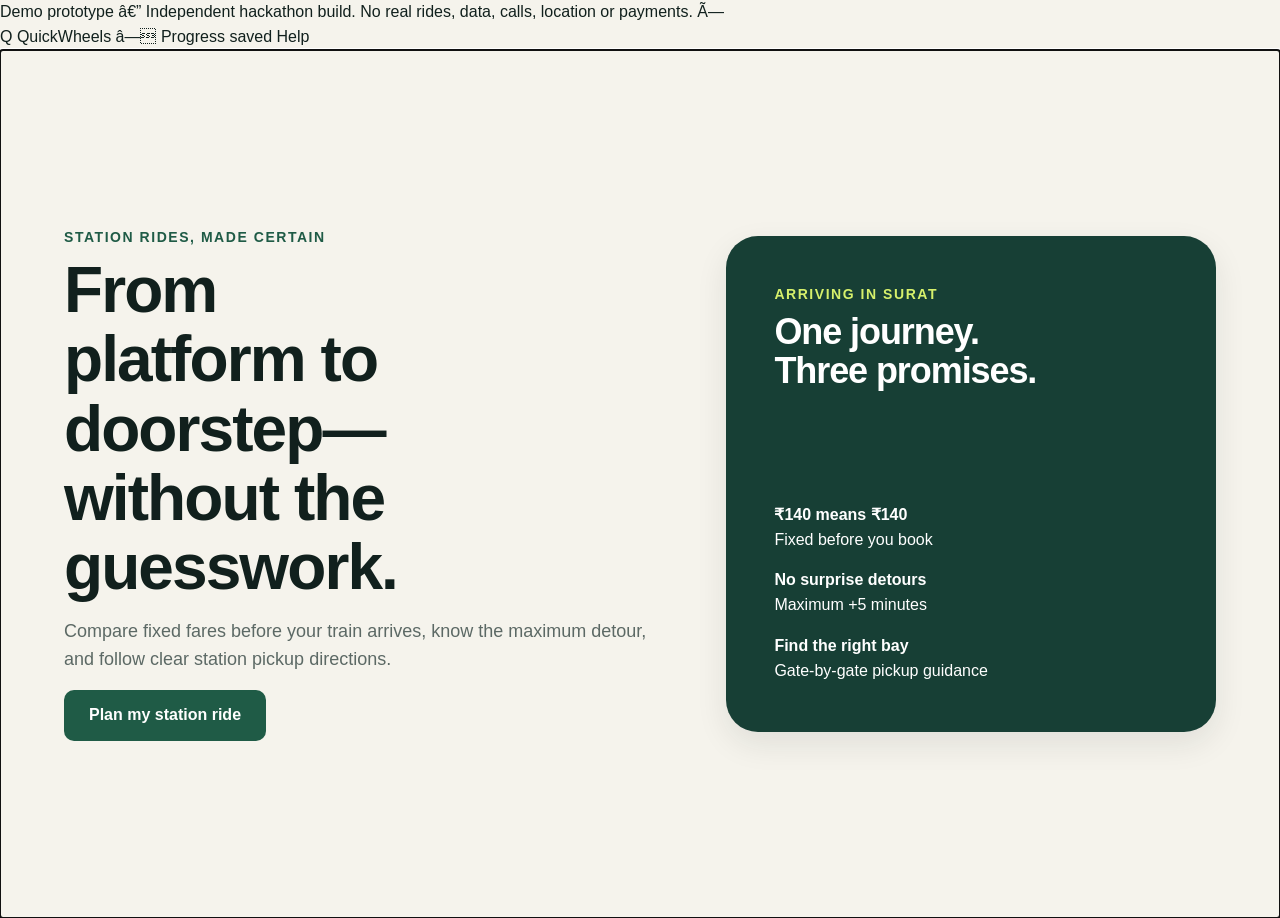
<file: index.html>
<!doctype html>
<html lang="en">
<head>
  <meta charset="utf-8">
  <meta name="viewport" content="width=device-width, initial-scale=1">
  <meta name="theme-color" content="#173f35">
  <meta name="description" content="QuickWheels shared rides from Surat Railway Station — independent demo prototype.">
  <title>QuickWheels — station rides without the guesswork</title>
  <link rel="icon" href="assets/icons/favicon.svg" type="image/svg+xml">
  <link rel="stylesheet" href="css/base.css">
  <link rel="stylesheet" href="css/layout.css">
  <link rel="stylesheet" href="css/components.css">
  <link rel="stylesheet" href="css/states.css">
  <link rel="stylesheet" href="css/responsive.css">
</head>
<body>
  <a class="skip-link" href="#app">Skip to main content</a>
  <div id="demo-banner"></div>
  <div id="site-header"></div>
  <main id="app" tabindex="-1" aria-live="polite"></main>
  <div id="toast-region" class="toast-region" aria-live="polite" aria-atomic="true"></div>
  <div id="modal-root"></div>
  <script type="module" src="js/main.js"></script>
</body>
</html>
</file>
<file: css/base.css>
:root {
  --paper: #f5f3ec; --surface: #fffdf8; --surface-strong: #ffffff;
  --ink: #11201d; --muted: #5c6965; --green: #1f5b46; --green-dark: #173f35;
  --lime: #d6f06b; --lime-soft: #edf7c5; --amber: #f6b84a; --amber-soft: #fff0cf;
  --danger: #a3352f; --danger-soft: #fae4e1; --success: #287154; --line: #d7ddd8;
  --shadow: 0 12px 32px rgba(17,32,29,.09); --shadow-small: 0 4px 12px rgba(17,32,29,.07);
  --font: Inter, ui-sans-serif, -apple-system, BlinkMacSystemFont, "Segoe UI", sans-serif;
  --text-xs: .875rem; --text-sm: 1rem; --text-md: 1.125rem; --text-lg: 1.375rem;
  --text-xl: clamp(2rem,5vw,4.5rem); --text-title: clamp(1.8rem,4vw,3.4rem);
  --space-1: .25rem; --space-2: .5rem; --space-3: .75rem; --space-4: 1rem;
  --space-5: 1.5rem; --space-6: 2rem; --space-7: 3rem; --space-8: 4rem;
  --radius-sm: .625rem; --radius-md: 1rem; --radius-lg: 1.5rem; --radius-xl: 2rem;
  --content: 76rem; --measure: 42rem; --header-height: 4.5rem;
}
* { box-sizing: border-box; }
html { scroll-behavior: smooth; }
body { margin: 0; background: var(--paper); color: var(--ink); font-family: var(--font); font-size: var(--text-sm); line-height: 1.55; }
button, input, select, textarea { font: inherit; }
button, a { -webkit-tap-highlight-color: transparent; }
button { color: inherit; }
a { color: inherit; }
h1,h2,h3,p { margin-top: 0; }
h1,h2,h3 { line-height: 1.08; letter-spacing: -.03em; }
h1 { font-size: var(--text-title); margin-bottom: var(--space-4); }
h2 { font-size: clamp(1.5rem,3vw,2.25rem); margin-bottom: var(--space-4); }
h3 { font-size: var(--text-lg); margin-bottom: var(--space-2); }
p { margin-bottom: var(--space-4); }
small { font-size: var(--text-xs); }
button:focus-visible, a:focus-visible, input:focus-visible, select:focus-visible { outline: 3px solid var(--amber); outline-offset: 3px; }
.skip-link { position: fixed; top: var(--space-2); left: var(--space-2); transform: translateY(-150%); z-index: 100; background: var(--ink); color: white; padding: var(--space-3) var(--space-4); border-radius: var(--radius-sm); }
.skip-link:focus { transform: none; }
.eyebrow { color: var(--green); font-size: var(--text-xs); font-weight: 800; letter-spacing: .11em; text-transform: uppercase; margin-bottom: var(--space-2); }
.muted { color: var(--muted); }
.sr-only { position:absolute; width:1px; height:1px; padding:0; margin:-1px; overflow:hidden; clip:rect(0,0,0,0); white-space:nowrap; border:0; }
@media (prefers-reduced-motion: reduce) { *,*::before,*::after { scroll-behavior:auto; animation-duration:.01ms; animation-iteration-count:1; transition-duration:.01ms; } }
</file>
<file: css/layout.css>
.site-header { min-height: var(--header-height); max-width: var(--content); margin: auto; padding: var(--space-4) var(--space-6); display:flex; align-items:center; justify-content:space-between; gap:var(--space-4); }
.brand { display:flex; align-items:center; gap:var(--space-3); font-weight:850; text-decoration:none; letter-spacing:-.02em; }
.brand-mark { display:grid; place-items:center; width:2.25rem; height:2.25rem; color:var(--green-dark); background:var(--lime); border-radius:50% 50% 50% var(--radius-sm); }
.header-actions { display:flex; align-items:center; gap:var(--space-5); }
#app { min-height: calc(100vh - var(--header-height)); }
.page { max-width:var(--content); margin:auto; padding:var(--space-6); }
.page-narrow { max-width:50rem; }
.hero { min-height:calc(100vh - 8rem); display:grid; grid-template-columns:minmax(0,1.1fr) minmax(20rem,.9fr); gap:var(--space-8); align-items:center; }
.hero h1 { font-size:var(--text-xl); max-width:11ch; }
.hero-copy { max-width:var(--measure); font-size:var(--text-md); color:var(--muted); }
.hero-panel { background:var(--green-dark); color:white; border-radius:var(--radius-xl); padding:var(--space-7); min-height:31rem; display:flex; flex-direction:column; justify-content:space-between; box-shadow:var(--shadow); }
.hero-panel .eyebrow { color:var(--lime); }
.stack { display:flex; flex-direction:column; gap:var(--space-4); }
.stack-lg { gap:var(--space-6); }
.split { display:grid; grid-template-columns:minmax(0,1.2fr) minmax(19rem,.8fr); gap:var(--space-6); align-items:start; }
.grid-2 { display:grid; grid-template-columns:repeat(2,minmax(0,1fr)); gap:var(--space-4); }
.grid-3 { display:grid; grid-template-columns:repeat(3,minmax(0,1fr)); gap:var(--space-4); }
.metrics { display:grid; grid-template-columns:repeat(4,minmax(0,1fr)); gap:var(--space-3); }
.page-head { display:flex; align-items:flex-start; justify-content:space-between; gap:var(--space-5); margin-bottom:var(--space-6); }
.page-head-copy { max-width:var(--measure); }
.actions { display:flex; flex-wrap:wrap; gap:var(--space-3); align-items:center; }
.actions-end { justify-content:flex-end; }
.sticky-action { position:sticky; bottom:0; z-index:8; padding:var(--space-4) 0; background:linear-gradient(transparent,var(--paper) 18%); }
.fallback-page { max-width:42rem; margin:15vh auto; padding:var(--space-6); }
</file>
<file: css/components.css>
.demo-banner { min-height:2.75rem; display:flex; justify-content:center; align-items:center; gap:var(--space-4); padding:var(--space-2) var(--space-5); color:white; background:var(--ink); }
.demo-banner p { margin:0; font-size:var(--text-xs); }
.button { min-height:3rem; display:inline-flex; align-items:center; justify-content:center; gap:var(--space-2); padding:var(--space-3) var(--space-5); border:1px solid transparent; border-radius:var(--radius-sm); font-weight:800; text-decoration:none; cursor:pointer; }
.button-primary { color:white; background:var(--green); }
.button-primary:hover { background:var(--green-dark); }
.button-accent { color:var(--green-dark); background:var(--lime); }
.button-secondary { background:transparent; border-color:var(--green); color:var(--green-dark); }
.button-danger { background:var(--danger-soft); color:var(--danger); border-color:#e9b4ae; }
.button-wide { width:100%; }
.icon-button,.text-button { min-width:2.75rem; min-height:2.75rem; border:0; background:transparent; cursor:pointer; font-weight:750; }
.demo-close { color:white; font-size:1.5rem; }
.network-status { color:var(--muted); font-size:var(--text-xs); }
.network-status span { color:var(--success); }
.card { background:var(--surface); border:1px solid var(--line); border-radius:var(--radius-lg); padding:var(--space-5); }
.card-elevated { box-shadow:var(--shadow-small); }
.card-dark { color:white; background:var(--green-dark); border-color:var(--green-dark); }
.card-accent { background:var(--lime-soft); border-color:#d6e790; }
.tag,.status-pill { width:max-content; display:inline-flex; align-items:center; gap:var(--space-2); border-radius:999px; padding:var(--space-2) var(--space-3); font-size:var(--text-xs); font-weight:800; }
.tag { background:var(--lime); color:var(--green-dark); }
.status-pill { background:#e4f1eb; color:var(--success); }
.status-pill-amber { background:var(--amber-soft); color:#744c05; }
.progress { display:flex; align-items:center; gap:var(--space-2); margin-bottom:var(--space-6); color:var(--muted); font-size:var(--text-xs); font-weight:700; }
.progress-track { flex:1; height:.45rem; background:var(--line); border-radius:999px; overflow:hidden; }
.progress-bar { height:100%; width:var(--progress); background:var(--green); border-radius:inherit; transition:width .35s ease; }
.form-field { display:flex; flex-direction:column; gap:var(--space-2); }
.form-field label { font-weight:750; }
.form-field input,.form-field select { width:100%; min-height:3.25rem; border:1px solid #aab6b1; border-radius:var(--radius-sm); background:var(--surface-strong); color:var(--ink); padding:var(--space-3) var(--space-4); }
.form-hint { color:var(--muted); font-size:var(--text-xs); margin:0; }
.choice-row { display:grid; grid-template-columns:repeat(3,minmax(0,1fr)); gap:var(--space-3); }
.choice { min-height:3.25rem; border:1px solid var(--line); border-radius:var(--radius-sm); background:var(--surface); cursor:pointer; font-weight:700; }
.choice.is-selected { border-color:var(--green); background:#e6f0eb; box-shadow:inset 0 0 0 1px var(--green); }
.route-summary { display:grid; grid-template-columns:1fr auto 1fr; gap:var(--space-4); align-items:center; background:var(--surface); border:1px solid var(--line); border-radius:var(--radius-lg); padding:var(--space-4) var(--space-5); }
.route-place small { display:block; color:var(--muted); }.route-place:last-child { text-align:right; }.route-arrow { color:var(--green); font-size:1.5rem; }
.ride-card { display:grid; grid-template-columns:auto 1fr auto; gap:var(--space-4); align-items:center; cursor:pointer; }
.ride-card.is-selected { border-color:var(--green); box-shadow:inset 0 0 0 1px var(--green),var(--shadow-small); }
.ride-icon { width:3.75rem; height:3.75rem; display:grid; place-items:center; background:#e9eeeb; border-radius:var(--radius-md); font-size:1.6rem; }
.ride-price { text-align:right; }.ride-price strong { display:block; font-size:1.5rem; }.ride-meta { color:var(--muted); margin:0; }
.metric { min-height:7rem; display:flex; flex-direction:column; justify-content:space-between; background:var(--surface); border:1px solid var(--line); border-radius:var(--radius-md); padding:var(--space-4); }
.metric strong { font-size:1.6rem; letter-spacing:-.04em; }.metric span { color:var(--muted); font-size:var(--text-xs); }
.fare-lock { display:flex; justify-content:space-between; gap:var(--space-4); align-items:center; background:var(--green-dark); color:white; border-radius:var(--radius-lg); padding:var(--space-5); }.fare-lock strong { font-size:2rem; }.fare-lock p { margin:0; }
.timeline { list-style:none; padding:0; margin:0; }.timeline li { position:relative; padding:0 0 var(--space-5) var(--space-6); }.timeline li::before { content:""; position:absolute; left:.2rem; top:.35rem; width:.75rem; height:.75rem; border-radius:50%; background:var(--green); }.timeline li::after { content:""; position:absolute; left:.52rem; top:1.15rem; bottom:0; width:2px; background:var(--line); }.timeline li:last-child::after { display:none; }.timeline small { display:block; color:var(--muted); }
.assurance-list { display:grid; gap:var(--space-3); }.assurance { display:flex; gap:var(--space-3); align-items:flex-start; }.assurance-mark { flex:0 0 2rem; height:2rem; display:grid; place-items:center; border-radius:50%; background:var(--lime); color:var(--green-dark); font-weight:900; }
.identity { display:flex; gap:var(--space-4); align-items:center; }.avatar { width:3.5rem; height:3.5rem; display:grid; place-items:center; flex:0 0 auto; border-radius:50%; background:var(--lime-soft); color:var(--green-dark); font-weight:900; font-size:1.25rem; }.identity p { margin:0; }
.pin { display:flex; gap:var(--space-2); }.pin span { width:3.2rem; height:3.6rem; display:grid; place-items:center; background:white; color:var(--ink); border-radius:var(--radius-sm); font-size:1.75rem; font-weight:900; }
.map { position:relative; min-height:24rem; overflow:hidden; background:#dfe8e3; border:1px solid var(--line); border-radius:var(--radius-lg); }.map::before,.map::after { content:""; position:absolute; height:5rem; width:120%; left:-10%; background:transparent; border:2rem solid var(--surface); transform:rotate(-10deg); }.map::before { top:4rem; }.map::after { top:14rem; transform:rotate(8deg); }.map-route { position:absolute; inset:18% 14%; z-index:2; border-left:.45rem solid var(--green); border-bottom:.45rem solid var(--green); border-radius:0 0 0 3rem; }.map-pin { position:absolute; z-index:3; display:grid; place-items:center; min-width:3rem; min-height:3rem; padding:var(--space-2); border-radius:50%; color:white; background:var(--green-dark); font-weight:900; box-shadow:var(--shadow-small); }.map-pin-start { left:12%; top:16%; }.map-pin-end { right:10%; bottom:14%; background:var(--amber); color:var(--ink); }.map-label { position:absolute; z-index:3; background:var(--surface); padding:var(--space-2) var(--space-3); border:1px solid var(--line); border-radius:var(--radius-sm); font-weight:700; }.map-label-one { left:22%; top:11%; }.map-label-two { right:18%; bottom:9%; }
.direction { display:flex; gap:var(--space-4); align-items:flex-start; }.direction-number { display:grid; place-items:center; width:2.25rem; height:2.25rem; flex:0 0 auto; border-radius:50%; background:var(--green-dark); color:white; font-weight:900; }.direction p { margin:0; }
.landmark { min-height:11rem; display:grid; place-items:center; text-align:center; background:var(--amber); color:var(--ink); border-radius:var(--radius-lg); }.landmark strong { display:block; font-size:3rem; }
.trip-progress { display:grid; grid-template-columns:repeat(3,1fr); gap:var(--space-2); }.trip-stop { position:relative; padding-top:var(--space-5); font-size:var(--text-xs); color:var(--muted); }.trip-stop::before { content:""; position:absolute; top:0; left:0; width:1rem; height:1rem; background:var(--line); border-radius:50%; }.trip-stop::after { content:""; position:absolute; height:.2rem; top:.4rem; left:1rem; right:0; background:var(--line); }.trip-stop:last-child::after { display:none; }.trip-stop.is-done::before,.trip-stop.is-current::before { background:var(--green); }.trip-stop.is-done::after { background:var(--green); }.trip-stop.is-current { color:var(--ink); font-weight:800; }
.toggle-row { display:flex; justify-content:space-between; align-items:center; gap:var(--space-4); }.toggle { width:3.5rem; height:2rem; padding:.2rem; border:0; border-radius:999px; background:#aab6b1; cursor:pointer; }.toggle::after { content:""; display:block; width:1.6rem; height:1.6rem; border-radius:50%; background:white; transition:transform .2s; }.toggle[aria-pressed="true"] { background:var(--green); }.toggle[aria-pressed="true"]::after { transform:translateX(1.5rem); }
.receipt-row { display:flex; justify-content:space-between; gap:var(--space-4); padding:var(--space-3) 0; border-bottom:1px solid var(--line); }.receipt-row:last-child { border:0; font-weight:850; }.rating { display:flex; gap:var(--space-2); }.star { min-width:2.75rem; min-height:2.75rem; border:1px solid var(--line); background:var(--surface); border-radius:var(--radius-sm); font-size:1.4rem; cursor:pointer; }.star.is-selected { color:#875900; background:var(--amber-soft); border-color:var(--amber); }
.toast-region { position:fixed; right:var(--space-5); bottom:var(--space-5); z-index:40; }.toast { max-width:24rem; padding:var(--space-4); color:white; background:var(--ink); border-radius:var(--radius-md); box-shadow:var(--shadow); }
.sheet-backdrop { position:fixed; inset:0; z-index:49; background:rgba(17,32,29,.55); }.bottom-sheet { position:fixed; z-index:50; right:var(--space-4); bottom:var(--space-4); width:min(28rem,calc(100% - 2rem)); padding:var(--space-5); background:var(--surface); border-radius:var(--radius-xl); box-shadow:var(--shadow); }.sheet-head { display:flex; justify-content:space-between; gap:var(--space-4); }.sheet-handle { display:none; }.support-list { display:grid; gap:var(--space-3); }.support-option { min-height:4.5rem; display:flex; gap:var(--space-4); align-items:center; text-align:left; border:1px solid var(--line); background:white; border-radius:var(--radius-md); padding:var(--space-3); cursor:pointer; }.support-option strong,.support-option small { display:block; }.support-option small { color:var(--muted); }
.error-card { background:var(--danger-soft); border-color:#e6aaa5; }.error-card h2 { color:var(--danger); }.saved-note { padding:var(--space-3) var(--space-4); background:#e4f1eb; border-radius:var(--radius-sm); color:var(--green-dark); }
</file>
<file: css/states.css>
.loading-overlay { position:fixed; inset:0; z-index:60; display:grid; place-items:center; padding:var(--space-5); background:rgba(245,243,236,.94); }.loading-card { max-width:28rem; text-align:center; }.spinner { width:3.5rem; height:3.5rem; margin:0 auto var(--space-5); border:.35rem solid var(--line); border-top-color:var(--green); border-radius:50%; animation:spin .85s linear infinite; }@keyframes spin{to{transform:rotate(360deg)}}
.is-hidden { display:none; }.is-disabled { opacity:.5; pointer-events:none; }.is-success { border-color:#9bc5b2; background:#e8f4ee; }.is-error { border-color:#e6aaa5; background:var(--danger-soft); }
.progress-8 { width:8%; }.progress-22 { width:22%; }.progress-38 { width:38%; }.progress-55 { width:55%; }.progress-70 { width:70%; }.progress-86 { width:86%; }
</file>
<file: css/responsive.css>
@media (max-width: 900px) { .hero,.split { grid-template-columns:1fr; }.hero { gap:var(--space-5); }.hero-panel { min-height:22rem; }.metrics { grid-template-columns:repeat(2,1fr); }.grid-3 { grid-template-columns:1fr; } }
@media (max-width: 600px) { :root { --text-title:2.15rem; }.page,.site-header { padding:var(--space-4); }.header-actions { gap:var(--space-2); }.network-status { display:none; }.demo-banner { align-items:flex-start; padding:var(--space-2) var(--space-3); }.hero { min-height:auto; padding-top:var(--space-5); }.hero-panel { padding:var(--space-5); }.page-head { display:block; }.grid-2,.choice-row { grid-template-columns:1fr; }.metrics { grid-template-columns:repeat(2,minmax(0,1fr)); }.route-summary { grid-template-columns:1fr; }.route-place:last-child { text-align:left; }.route-arrow { transform:rotate(90deg); }.ride-card { grid-template-columns:auto 1fr; }.ride-price { grid-column:2; text-align:left; }.fare-lock { align-items:flex-start; }.map { min-height:18rem; }.pin span { width:2.8rem; }.bottom-sheet { left:0; right:0; bottom:0; width:100%; border-radius:var(--radius-xl) var(--radius-xl) 0 0; }.sheet-handle { display:block; width:3rem; height:.3rem; margin:0 auto var(--space-4); border-radius:1rem; background:var(--line); }.toast-region { left:var(--space-4); right:var(--space-4); bottom:var(--space-4); }.toast { max-width:none; }.actions .button { flex:1; }.trip-progress { overflow:hidden; } }
@media (max-width: 360px) { .metrics { grid-template-columns:1fr; }.site-header { padding-inline:var(--space-3); }.brand-mark { display:none; }.page { padding-inline:var(--space-3); } }
@media (min-width: 1200px) { .page { padding-top:var(--space-7); padding-bottom:var(--space-7); } }
</file>
